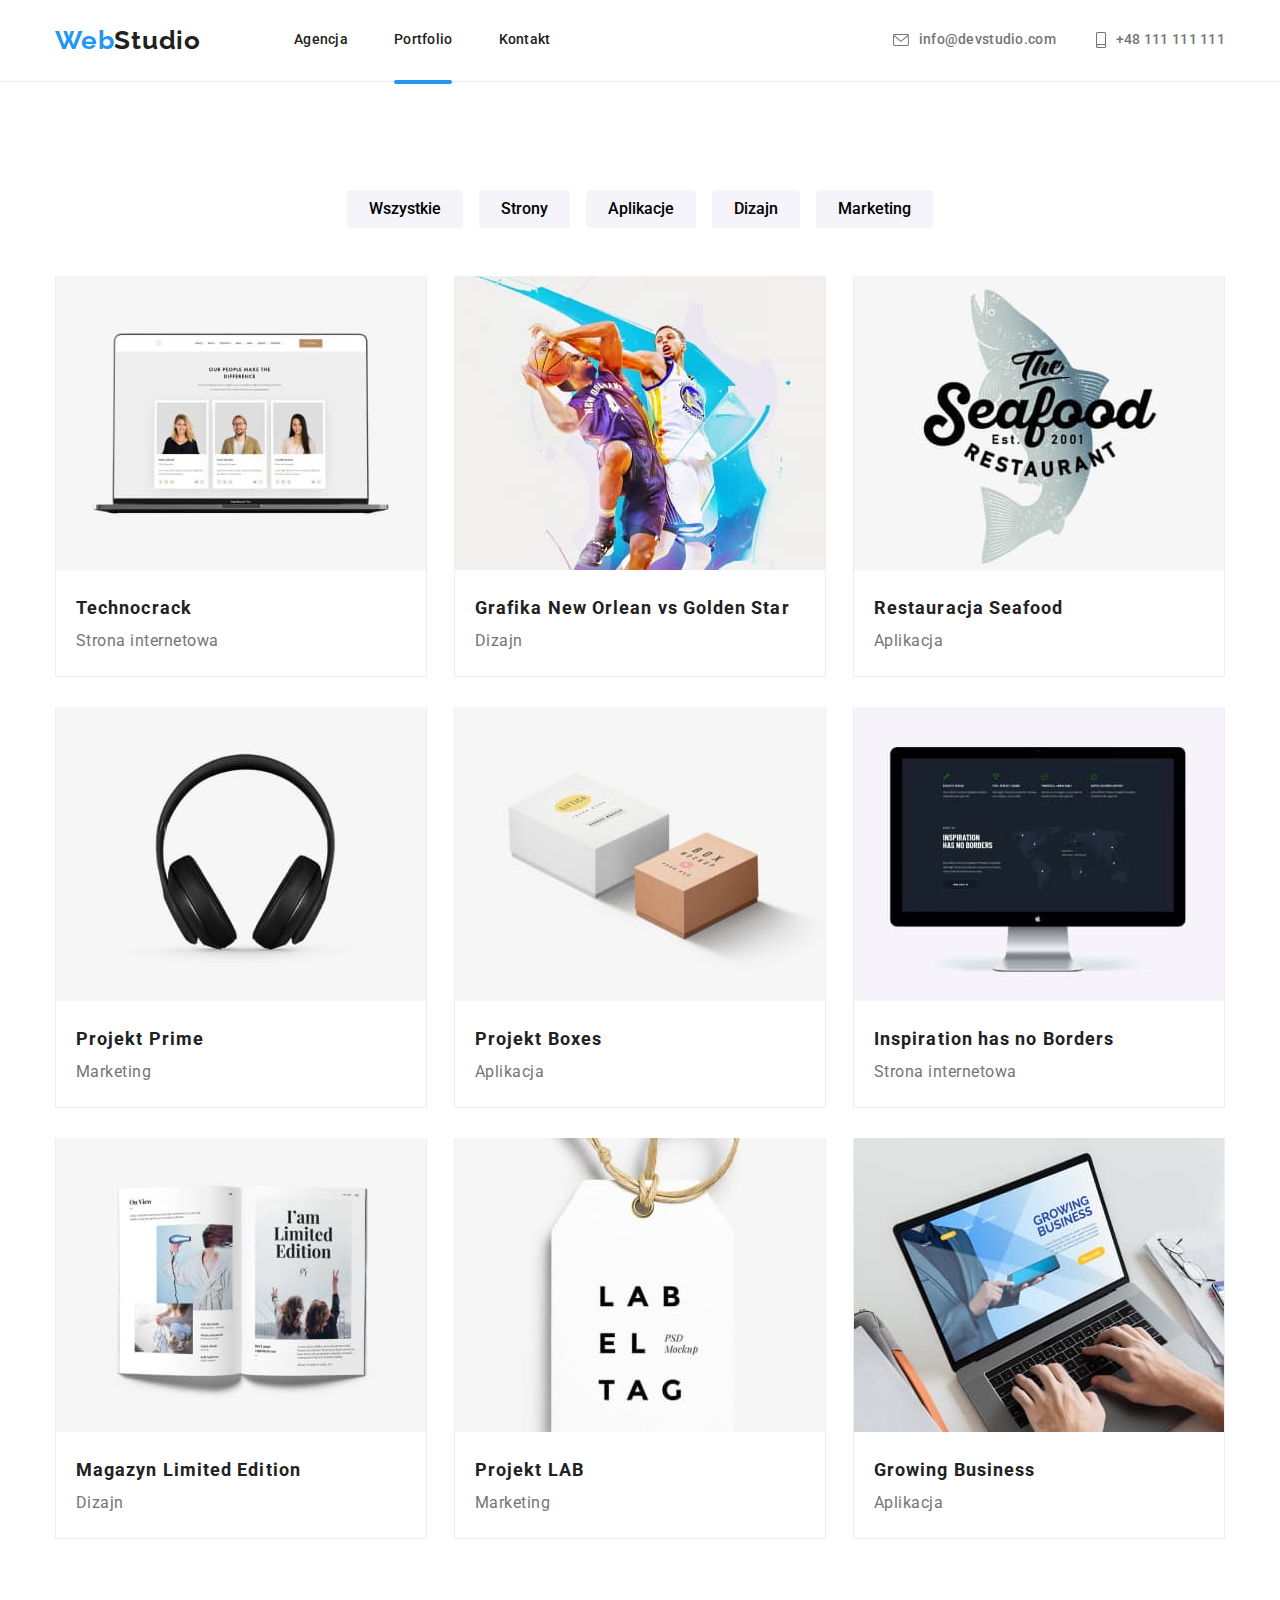
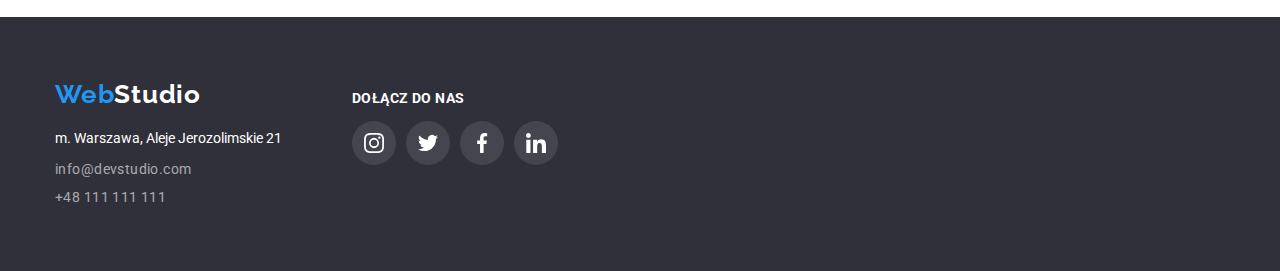
<file: portfolio.html>
<!DOCTYPE html>
<html lang="en">

<head>
    <meta charset="UTF-8">
    <meta http-equiv="X-UA-Compatible" content="IE=edge">
    <meta name="viewport" content="width=device-width, initial-scale=1.0">
    <link rel="stylesheet"
        href="https://cdnjs.cloudflare.com/ajax/libs/modern-normalize/1.0.0/modern-normalize.min.css">
    <link rel="stylesheet" href="css/style.css">
    <link rel="preconnect" href="https://fonts.googleapis.com">
    <link rel="preconnect" href="https://fonts.gstatic.com" crossorigin>
    <link
        href="https://fonts.googleapis.com/css2?family=Raleway:wght@700&family=Roboto:wght@400;500;700;900&display=swap"
        rel="stylesheet">
    <title>Portfolio</title>
</head>

<body>
    <header class="header">
        <div class="container header-container">
            <nav class="nav">
                <a href="index.html" class="logo-txt"><span class="logo-txt-blue">Web</span>Studio</a>
                <ul class="nav-ul">
                    <li class="nav-item"><a href="index.html" class="link-header">Agencja</a></li>
                    <li id="active-nav" class="nav-item"><a href="portfolio.html" class="link-header">Portfolio</a></li>
                    <li class="nav-item"><a href="" class="link-header">Kontakt</a></li>
                </ul>
            </nav>
            <ul class="contact">
                <li class="contact-item ">
                    <a href="mailto:info@devstudio.com" class="mail-a link-header contact-link">
                        <svg class="nav-icon" width='16' height="12">
                            <use href="images/icons.svg#icon-envelope"></use>
                        </svg>
                        info@devstudio.com
                    </a>
                </li>
                <li class="tel contact-item">
                    <a href="tel:+48111111111" class="tel-a link-header contact-link">
                        <svg class="nav-icon" width='10' height="16">
                            <use href="images/icons.svg#icon-smartphone"></use>
                        </svg>
                        +48 111 111 111
                    </a>
                </li>
            </ul>
        </div>
    </header>
    <main>
        <div class="container">
            <div class="buttons">
                <ul class="buttons-list">
                    <li class="button-item"><button class="button" type="button">Wszystkie</button></li>
                    <li class="button-item"><button class="button" type="button">Strony</button></li>
                    <li class="button-item"><button class="button" type="button">Aplikacje</button></li>
                    <li class="button-item"><button class="button" type="button">Dizajn</button></li>
                    <li class="button-item"><button class="button" type="button">Marketing</button></li>
                </ul>
            </div>
            <div class="portfolio-projects">
                <ul class="portfolio-projects-ul">
                    <li class="project">
                        <div class="portfolio-project-cover">
                            <p>Technocrack jest popularną platformą wykorzystywaną do rozpowszechniania koronawirusa.
                                Firmy wykorzystują tę
                                platformę
                                do celów szpiegowskich i ataków na niezabezpieczone serwery konkurencji</p>
                        </div>
                        <img class="project-img" src="images/imgportfolio-0.jpg" alt="Technocrack image" />
                        <div class="project-txt">
                            <h5 class="h-fifth">Technocrack</h5>
                            <p>Strona internetowa</p>
                        </div>
                    </li>
                    <li class="project">
                        <div class="portfolio-project-cover">
                            <p>Technocrack jest popularną platformą wykorzystywaną do rozpowszechniania koronawirusa.
                                Firmy wykorzystują tę platformę
                                do celów szpiegowskich i ataków na niezabezpieczone serwery konkurencji</p>
                        </div>
                        <img class="project-img" src="images/imgportfolio-1.jpg" alt="Technocrack image" />
                        <div class="project-txt">
                            <h5 class="h-fifth">Grafika New Orlean vs Golden Star</h5>
                            <p>Dizajn</p>
                        </div>

                    </li>
                    <li class="project">
                        <div class="portfolio-project-cover">
                            <p>Technocrack jest popularną platformą wykorzystywaną do rozpowszechniania koronawirusa.
                                Firmy wykorzystują tę platformę
                                do celów szpiegowskich i ataków na niezabezpieczone serwery konkurencji</p>
                        </div>
                        <img class="project-img" src="images/imgportfolio-2.jpg" alt="Technocrack image" />
                        <div class="project-txt">
                            <h5 class="h-fifth">Restauracja Seafood</h5>
                            <p>Aplikacja</p>
                        </div>
                    </li>
                    <li class="project">
                        <div class="portfolio-project-cover">
                            <p>Technocrack jest popularną platformą wykorzystywaną do rozpowszechniania koronawirusa.
                                Firmy wykorzystują tę platformę
                                do celów szpiegowskich i ataków na niezabezpieczone serwery konkurencji</p>
                        </div>
                        <img class="project-img" src="images/imgportfolio-3.jpg" alt="Technocrack image" />
                        <div class="project-txt">
                            <h5 class="h-fifth">Projekt Prime</h5>
                            <p>Marketing</p>
                        </div>
                    </li>
                    <li class="project">
                        <div class="portfolio-project-cover">
                            <p>Technocrack jest popularną platformą wykorzystywaną do rozpowszechniania koronawirusa.
                                Firmy wykorzystują tę platformę
                                do celów szpiegowskich i ataków na niezabezpieczone serwery konkurencji</p>
                        </div>
                        <img class="project-img" src="images/imgportfolio-4.jpg" alt="Technocrack image" />
                        <div class="project-txt">
                            <h5 class="h-fifth">Projekt Boxes</h5>
                            <p>Aplikacja</p>
                        </div>
                    </li>
                    <li class="project">
                        <div class="portfolio-project-cover">
                            <p>Technocrack jest popularną platformą wykorzystywaną do rozpowszechniania koronawirusa.
                                Firmy wykorzystują tę platformę
                                do celów szpiegowskich i ataków na niezabezpieczone serwery konkurencji</p>
                        </div>
                        <img class="project-img" src="images/imgportfolio-5.jpg" alt="Technocrack image" />
                        <div class="project-txt">
                            <h5 class="h-fifth">Inspiration has no Borders</h5>
                            <p>Strona internetowa</p>
                        </div>

                    </li>
                    <li class="project">
                        <div class="portfolio-project-cover">
                            <p>Technocrack jest popularną platformą wykorzystywaną do rozpowszechniania koronawirusa.
                                Firmy wykorzystują tę platformę
                                do celów szpiegowskich i ataków na niezabezpieczone serwery konkurencji</p>
                        </div>
                        <img class="project-img" src="images/imgportfolio-6.jpg" alt="Technocrack image" />
                        <div class="project-txt">
                            <h5 class="h-fifth">Magazyn Limited Edition</h5>
                            <p>Dizajn</p>
                        </div>

                    </li>
                    <li class="project">
                        <div class="portfolio-project-cover">
                            <p>Technocrack jest popularną platformą wykorzystywaną do rozpowszechniania koronawirusa.
                                Firmy wykorzystują tę platformę
                                do celów szpiegowskich i ataków na niezabezpieczone serwery konkurencji</p>
                        </div>
                        <img class="project-img" src="images/imgportfolio-7.jpg" alt="Technocrack image" />
                        <div class="project-txt">
                            <h5 class="h-fifth">Projekt LAB</h5>
                            <p>Marketing</p>
                        </div>
                    </li>
                    <li class="project">
                        <div class="portfolio-project-cover">
                            <p>Technocrack jest popularną platformą wykorzystywaną do rozpowszechniania koronawirusa.
                                Firmy wykorzystują tę platformę
                                do celów szpiegowskich i ataków na niezabezpieczone serwery konkurencji</p>
                        </div>
                        <img class="project-img" src="images/imgportfolio-8.jpg" alt="Technocrack image" />
                        <div class="project-txt">
                            <h5 class="h-fifth">Growing Business</h5>
                            <p>Aplikacja</p>
                        </div>
                    </li>
                </ul>
            </div>
        </div>
    </main>
    <footer class="footer">
        <div class="footer-items container">
            <div class="address-footer">
                <a href="index.html" class="logo-txt logo-txt-footer"><span class="logo-txt-blue">Web</span>Studio</a>
                <address class="address ">
                    <p>m. Warszawa, Aleje Jerozolimskie 21</p>
                    <a href="mailto:info@devstudio.com" class="link-footer">info@devstudio.com</a><br>
                    <a href="tel:+48111111111" class="link-footer">+48 111 111 111</a>
                </address>
            </div>
            <div class="socials ">
                <p>Dołącz do nas</p>
                <ul class="socials-list">

                    <li class="social-item"><a href="" class="a-social-item">
                            <svg class="icon" width="44" height="44" viewBox="0 0 1 1">
                                <use href="images/icons.svg#icon-instagram"></use>
                            </svg></a>
                    </li>

                    <li class="social-item"><a href="" class="a-social-item">
                            <svg class="icon" width="44" height="44" viewBox="0 0 1 1">
                                <use href="images/icons.svg#icon-tweeter"></use>
                            </svg></a>
                    </li>

                    <li class="social-item"><a href="" class="a-social-item">
                            <svg class="icon" width="44" height="44" viewBox="0 0 1 1">
                                <use href="images/icons.svg#icon-f"></use>
                            </svg></a>
                    </li>

                    <li class="social-item">
                        <a href="" class="a-social-item">
                            <svg class="icon" width="44" height="44" viewBox="0 0 1 1">
                                <use href="images/icons.svg#icon-in"></use>
                            </svg></a>
                    </li>

                </ul>
            </div>
        </div>

    </footer>

</body>

</html>
</file>
<file: css/style.css>
:root {
  --main-color: rgb(33, 150, 243);
  --second-color: #212121;
  --third-color: #757575;
}

body {
  font-family: "Roboto", "Raleway", Arial, sans-serif;
  font-size: 14px;
  color: rgb(33, 33, 33);
  margin: 0;
  padding: 0;
}

.container {
  width: 1200px;
  margin: 0 auto;
  padding: 0 15px;
}

.section {
  padding: 94px 0;
}

.logo-txt-blue {
  text-decoration: none;
  color: var(--main-color);
}

.link-header {
  text-decoration: none;
  color: rgb(33, 33, 33);
  display: flex;
  align-items: center;
}
.contact-link {
  color: #757575;
}

.link-header:hover,
.link-header:focus,
.link-footer:hover,
.link-footer:focus {
  color: var(--main-color);
  transition: 250ms cubic-bezier(0.4, 0, 0.2, 1);
}

.header-container {
  display: flex;
  justify-content: space-between;
  align-items: center;
  margin: 0 auto;
}

.header {
  border-bottom: 1px solid #ececec;
  padding: 25px 0;
}

.header,
.nav {
  display: flex;
  align-items: center;
  justify-content: space-between;
}

.nav-ul {
  justify-content: space-around;
  list-style: none;
  padding-left: 93px;
  position: relative;
}

.nav-icon {
  margin-right: 10px;
}

.contact,
.nav-ul {
  display: flex;
  margin: 0;
  list-style: none;
}

.contact-item {
  display: flex;
  align-items: center;
}

.contact > .contact-item:not(:last-child) {
  margin-right: 0;
}

.nav-ul > .nav-item:not(:last-child) {
  margin-right: 0px;
}

.nav-item {
  padding-right: 46px;
}

.nav-ul .nav-link {
  display: block;
  padding: 10px;
  text-decoration: none;
}

.mail-a {
  padding-right: 30px;
  padding-left: 10px;
  fill: #757575;
}
.mail-a:hover,
.mail-a:focus,
.tel-a:hover,
.tel-a:focus {
  fill: var(--main-color);
  transition: 250ms cubic-bezier(0.4, 0, 0.2, 1);
}

.tel-a {
  padding-right: 0;
  padding-left: 10px;
  fill: #757575;
}

/* animacje */

#active-nav::after {
  position: absolute;
  display: block;
  top: 47.5px;
  width: 58px;
  height: 4px;
  background-color: #2196f3;
  content: "";
  border-radius: 2px
}

/* END HEADER -------------------------------------------------- */

.buttons-list {
  display: flex;
  justify-content: center;
  list-style: none;
  padding: 0;
}

.button-item {
  margin: 94px 8px 0;
}

.button {
  padding: 6px 22px;
  background: #f5f4fa;
  border: none;
  border-radius: 4px;
  line-height: 1.625;
  font-size: 16px;
  font-weight: 500;
}

.main-button {
  background-color: var(--main-color);
  padding: 10px 41.5px;
  box-shadow: 0px 4px 4px rgba(0, 0, 0, 0.15);
  border-radius: 4px;
  cursor: pointer;
  border: none;
  font-weight: 700;
  font-size: 16px;
  line-height: 1.875;
  letter-spacing: 0.06em;
  color: #ffffff;
  transition-property: background-color, transform;
  transition-duration: 50ms;
}

.button:hover,
.button:focus {
  cursor: pointer;
  background-color: var(--main-color);
  color: white;
  box-shadow: 0px 3px 1px rgba(0, 0, 0, 0.1), 0px 1px 2px rgba(0, 0, 0, 0.08),
    0px 2px 2px rgba(0, 0, 0, 0.12);
  transition: 250ms cubic-bezier(0.4, 0, 0.2, 1);
}

.banner {
  display: flex;
  align-items: center;
  background-color: #2f303a;
  background-image: linear-gradient(
      rgba(47, 48, 58, 0.4),
      rgba(47, 48, 58, 0.4)
    ),
    url("/goit-markup-hw-04/images/BannerBG.jpg");
  background-repeat: no-repeat;
  background-size: cover;
  max-width: 1600px;
  margin: 0 auto;
}

.banner-items {
  display: flex;
  flex-direction: column;
  align-items: center;
  padding: 200px 0;
}

.logo-txt {
  font-weight: 700;
  font-size: 26px;
  line-height: 1.19;
  letter-spacing: 0.03em;
  color: var(--first-color);
  font-family: Raleway;
  list-style: none;
  text-decoration: none;
}

.link-header {
  font-weight: 500;
  line-height: 1.14;
  letter-spacing: 0.02em;
}

.portfolio-projects {
  width: 100%;
  display: flex;
  justify-content: center;
  margin-bottom: 64px;
}

.portfolio-projects-ul {
  padding: 0;
  display: flex;
  justify-content: space-between;
  flex-wrap: wrap;
  row-gap: 30px;
  margin-top: 34px;
  list-style: none;
}

.project {
  display: block;
  border-bottom: 1px solid rgba(238, 238, 238, 1);
  border-left: 1px solid rgba(238, 238, 238, 1);
  border-right: 1px solid rgba(238, 238, 238, 1);
  position: relative;
  overflow: hidden;
}

.portfolio-project-cover {
  width: 100%;
  height: 100%;
  background: rgba(33, 150, 243, 0.9);
  position: absolute;

  transform: translate(0, 77%);
  transition: transform 100ms linear;
}

.project:hover .portfolio-project-cover {
  transform: translate(0, 0);
}

.portfolio-project-cover p {
  color: #fff;
  padding: 49px 45px 49px 24px;
  margin: 0;
  font-size: 18px;
  line-height: 1.6;
  letter-spacing: 0.03em;
}

.project:hover,
.project:focus {
  box-shadow: 0px 4px 4px 0px rgba(0, 0, 0, 0.25);
  cursor: pointer;
  transition: 250ms cubic-bezier(0.4, 0, 0.2, 1);
}

.project-img {
  display: block;
}
.project-txt {
  display: block;
  padding: 20px;
  background-color: white;
  position: relative;
}

.project-txt p {
  font-size: 16px;
  line-height: 1.875;
  letter-spacing: 0.03em;
  color: var(--third-color);
}

.h-fifth {
  font-weight: 700;
  font-size: 18px;
  line-height: 2;
  letter-spacing: 0.06em;
  color: var(--second-color);
}

.member > .h-fifth {
  font-weight: 500;
  font-size: 16px;
  line-height: 1.19;
  letter-spacing: 0.03em;
  color: var(--second-color);
  margin: 30px 0 10px;
}

.member > p {
  font-size: 16px;
  line-height: 1.19;
  letter-spacing: 0.03em;
  color: var(--third-color);
  margin: 0 0 30px;
}

.member-socials-list {
  list-style: none;
  padding: 0 0 30px;
  display: flex;
  justify-content: center;
}

/* ************************************************************************* */
.member-social-item {
  margin: 0 5px;
  display: flex;
}

.member-social-item:first-child {
  margin-left: 0;
}
.member-social-item:last-child {
  margin-right: 0;
}

.a-member-social-item {
  fill: #afb1b8;
  display: inline-flex;
  background: white;
  text-decoration: none;
  border-radius: 50%;
}

.a-member-social-item:hover,
.a-member-social-item:focus {
  fill: white;
  background: #2196f3;
  transition: 250ms cubic-bezier(0.4, 0, 0.2, 1);
}

/* ************************************************************************* */
.h-first {
  width: 696px;
  font-weight: 900;
  font-size: 44px;
  line-height: 1.36;
  letter-spacing: 0.06em;
  text-transform: uppercase;
  color: #ffffff;
  text-align: center;
  margin-top: 0;
}

.h-second {
  font-weight: 700;
  font-size: 36px;
  line-height: 1.17;
  text-align: center;
  letter-spacing: 0.03em;
  padding-bottom: 50px;
  color: var(--second-color);
  margin: 0;
}

.h-fourth {
  font-weight: 700;
  line-height: 1.14;
  letter-spacing: 0.03em;
  text-transform: uppercase;
  color: var(--second-color);
  padding-top: 30px;
  margin-top: 0;
}

.descriptions {
  padding-bottom: 0;
}

.description-icon {
  background: #f5f4fa;
  border-radius: 4px;
  display: flex;
  justify-content: center;
  align-items: center;
  padding: 25px 0;
}

.descriptions > ul > li > p {
  line-height: 1.71;
  letter-spacing: 0.03em;
  color: var(--third-color);
}

.descriptions ul {
  display: flex;
  justify-content: center;
}

.description-item {
  padding: 0 15px;
}

.description-items {
  padding-left: 0;
  list-style: none;
}

.specialities-list {
  display: flex;
  justify-content: space-between;
  padding-left: 0;
  margin: 0;
  list-style: none;
  position: relative;
}

.description-item:last-child,
.specialities-item:last-child,
.member:last-child,
.client:last-child {
  padding-right: 0;
  margin-right: 0;
}
.description-item:first-child,
.specialities-item:first-child,
.member:first-child,
.client:first-child {
  padding-left: 0;
  margin-left: 0;
}

.specialities-label {
  position: absolute;
  color: white;
  text-transform: uppercase;
  top: 75.5%;
  height: 23.5%;
  font-weight: 700;
  line-height: 1.14;
  letter-spacing: 0.03em;
  background-color: rgba(47, 48, 58, 0.8);
  width: 370px;
}

.flex-center {
  display: flex;
  justify-content: center;
  align-items: center;
}

/* zespół */

.team {
  background-color: #f5f4fa;
}

.team-members-list {
  display: flex;
  padding-left: 0;
  justify-content: space-between;
  list-style: none;
}

.member {
  background-color: white;
  margin: 0 15px;
  box-shadow: 0px 1px 3px rgba(0, 0, 0, 0.12), 0px 1px 1px rgba(0, 0, 0, 0.14),
    0px 2px 1px rgba(0, 0, 0, 0.2);
  border-radius: 0px 0px 4px 4px;
  text-align: center;
}

/* CLIENTS SECTION */

.clients-items {
  list-style: none;
  display: flex;
  justify-content: space-between;
}

.client-icon {
  border: 1px solid rgba(175, 177, 184, 1);
  border-radius: 4px;
  display: flex;
  justify-content: center;
  align-items: center;
  fill: #afb1b8;
  padding: 16px 32px;
}

.client-icon:hover,
.client-icon:focus {
  border-color: #2196f3;
  fill: #2196f3;
  cursor: pointer;
  transition: 250ms cubic-bezier(0.4, 0, 0.2, 1);
}

/* FOOTER **************************************************************************************************** */

.address {
  font-style: normal;
}

.footer {
  background-color: #2f303a;
  padding: 60px 0;
  color: white;
}

.footer-items {
  display: flex;
  align-items: baseline;
}

.address-footer {
  padding-right: 70px;
}

.logo-txt-footer {
  margin-bottom: 20px;
  color: white;
  padding: 0;
}

.address p {
  padding: 20px 0 9px;
  margin: 0;
  /* display: inline-block; */
}

.link-footer {
  text-decoration: none;
  color: rgba(255, 255, 255, 0.6);
  line-height: 2;
  letter-spacing: 0.03em;
}

.socials p {
  font-weight: 700;
  font-size: 14px;
  line-height: 1.14;
  letter-spacing: 0.03em;
  text-transform: uppercase;
}

.socials-list {
  list-style: none;
  padding: 0;
  display: flex;
}

.social-item {
  margin: 0 5px;
}

.social-item:first-child {
  margin-left: 0;
}
.social-item:last-child {
  margin-right: 0;
}

.a-social-item {
  display: inline-flex;
  text-decoration: none;
  fill: white;
  background-color: rgba(255, 255, 255, 0.1);
  border-radius: 50%;
}

.a-social-item:hover,
.a-social-item:focus {
  background-color: #2196f3;
  transition: 250ms cubic-bezier(0.4, 0, 0.2, 1);
}

/* END FOOTER  */

.project-img,
.project-txt h5,
.project-txt p {
  margin: 0;
}

/* MODAL ~~~~~~~~~~~~~~~~~~~~~~~~~~~~~~~~~~~~~~~~~~~~~~~~~~~~~~~~~~~~~~~~~~~~~~~~~~~~~~~~~~~~~*/

.backdrop {
  width: 100%;
  height: 100%;
  top: 0;
  background-color: rgba(0, 0, 0, 0.2);
  position: fixed;
  transition: opacity 750ms, visibility 750ms cubic-bezier(0.4, 0, 0.2, 1);
}

.modal {
  background-color: #fff;
  top: 50%;
  left: 50%;
  transform: translate(-50%, -50%);
  width: 528px;
  min-height: 581px;
  position: absolute;
  border-radius: 4px;
  box-shadow: 0px 1px 3px rgba(0, 0, 0, 0.12), 0px 1px 1px rgba(0, 0, 0, 0.14),
    0px 2px 1px rgba(0, 0, 0, 0.2);
}

.modal-close-btn {
  width: 30px;
  height: 30px;
  top: 8px;
  right: 8px;
  border-radius: 50%;
  border: 1px solid rgba(0, 0, 0, 0.1);
  background-color: #fff;
  position: absolute;
}

.modal-close-btn:hover,
.modal-close-btn:focus {
  border: 1px solid rgba(0, 0, 0, 0.5);
  cursor: pointer;
}

.is-hidden{
  visibility: hidden;
  opacity: 0;
  pointer-events: none;
  transition: opacity 750ms, visibility 750ms cubic-bezier(0.4, 0, 0.2, 1);
}
</file>
